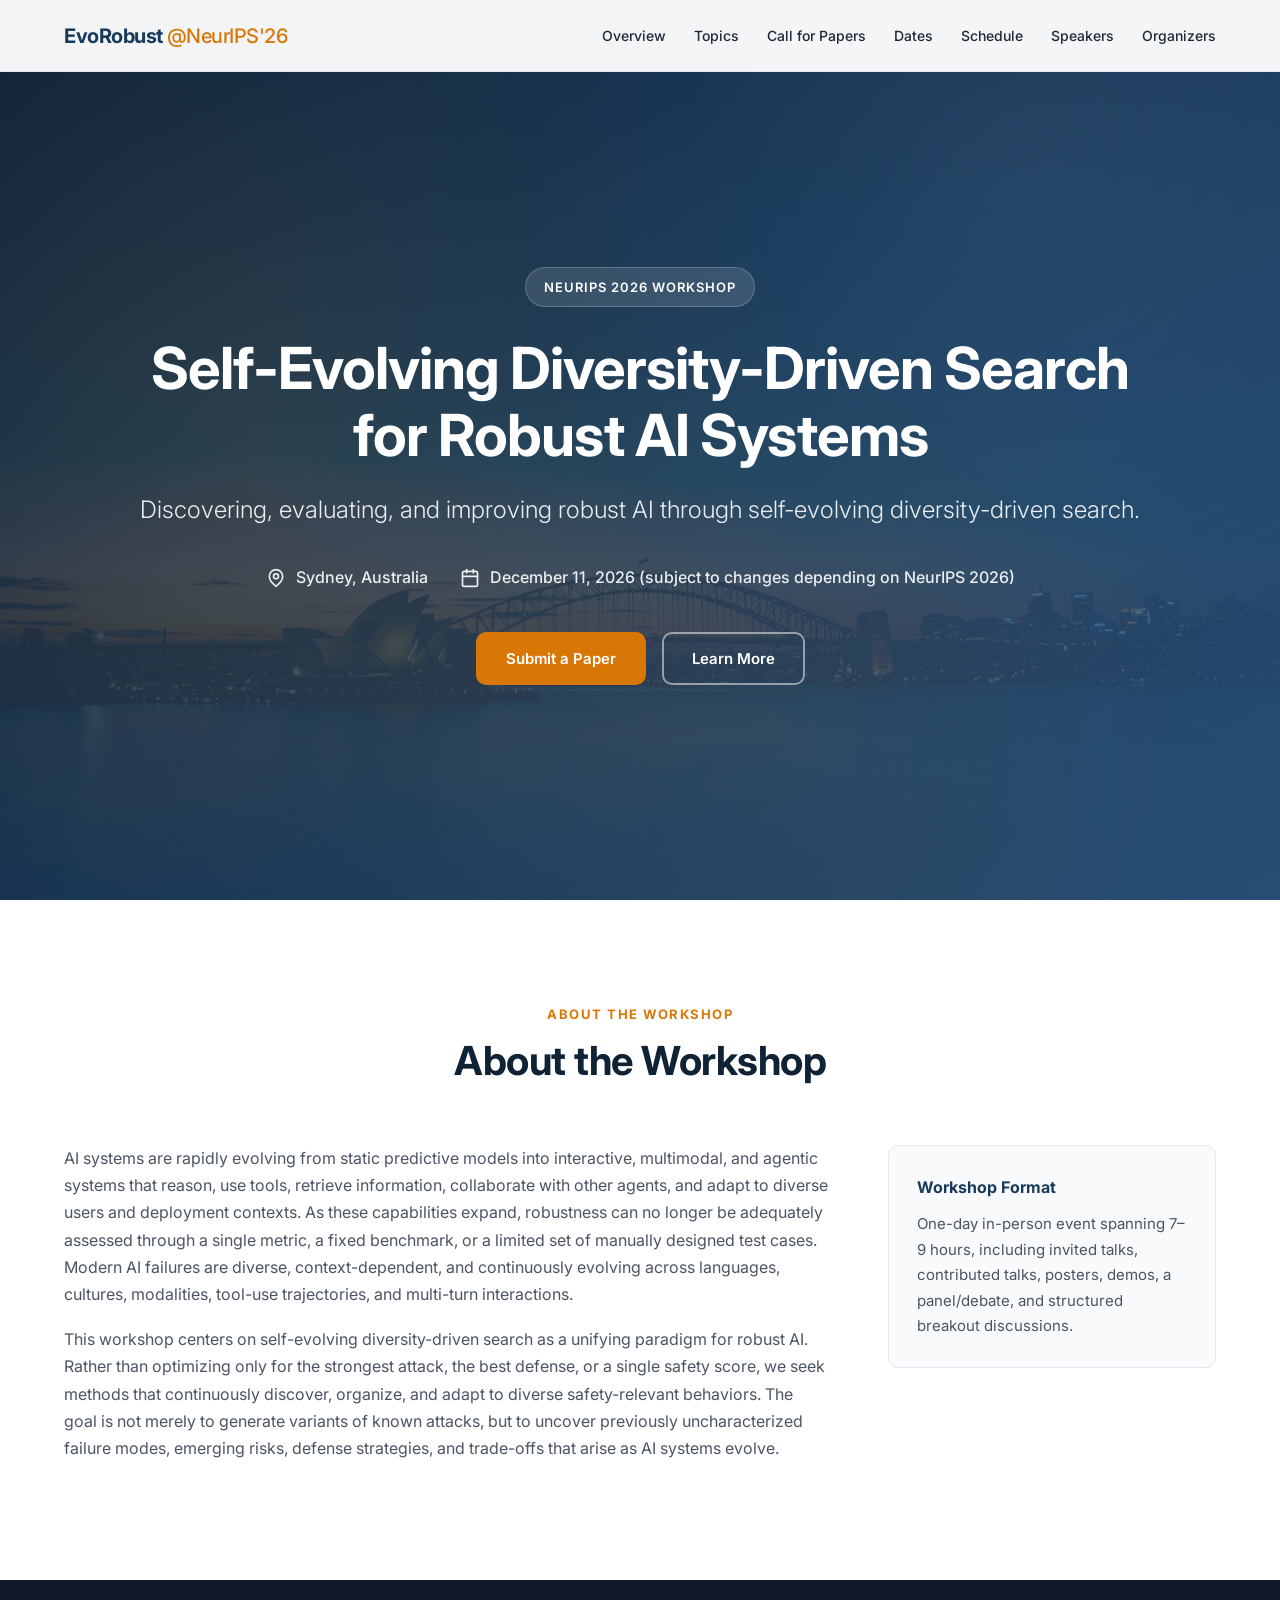
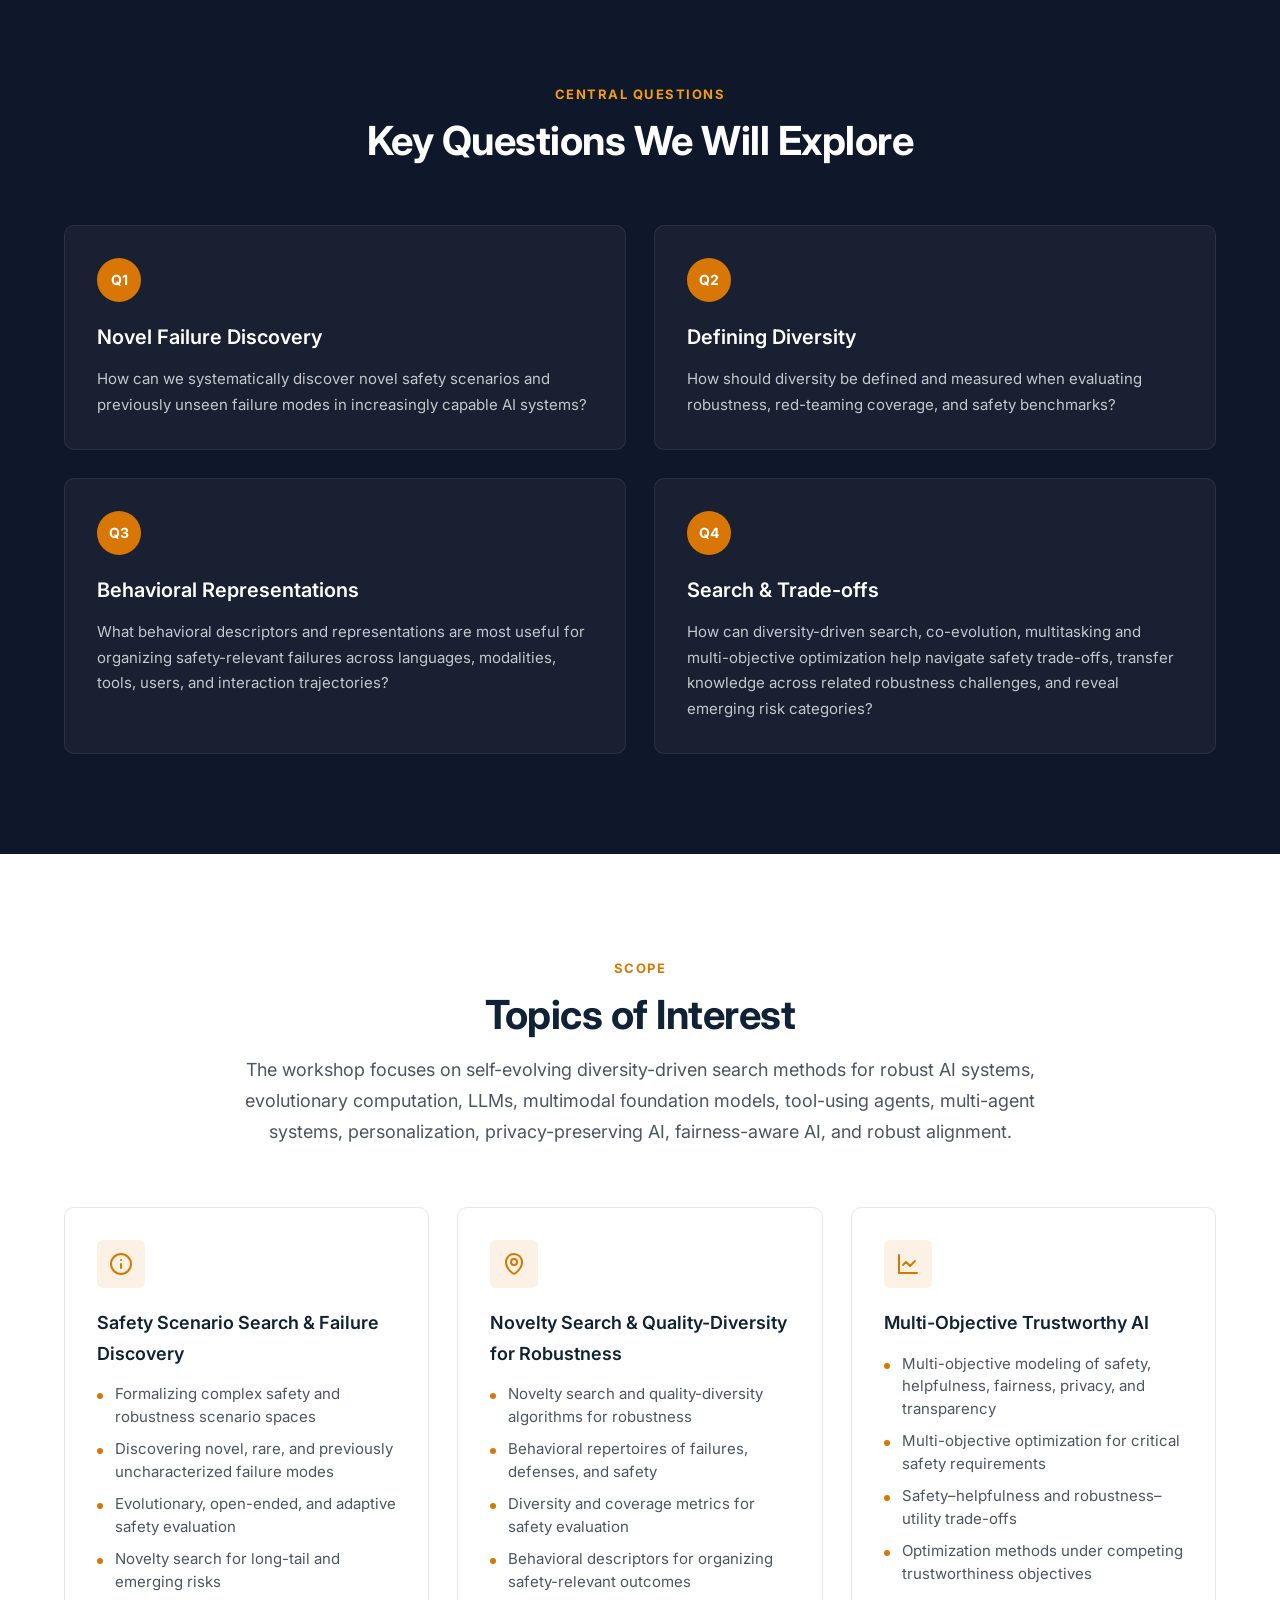
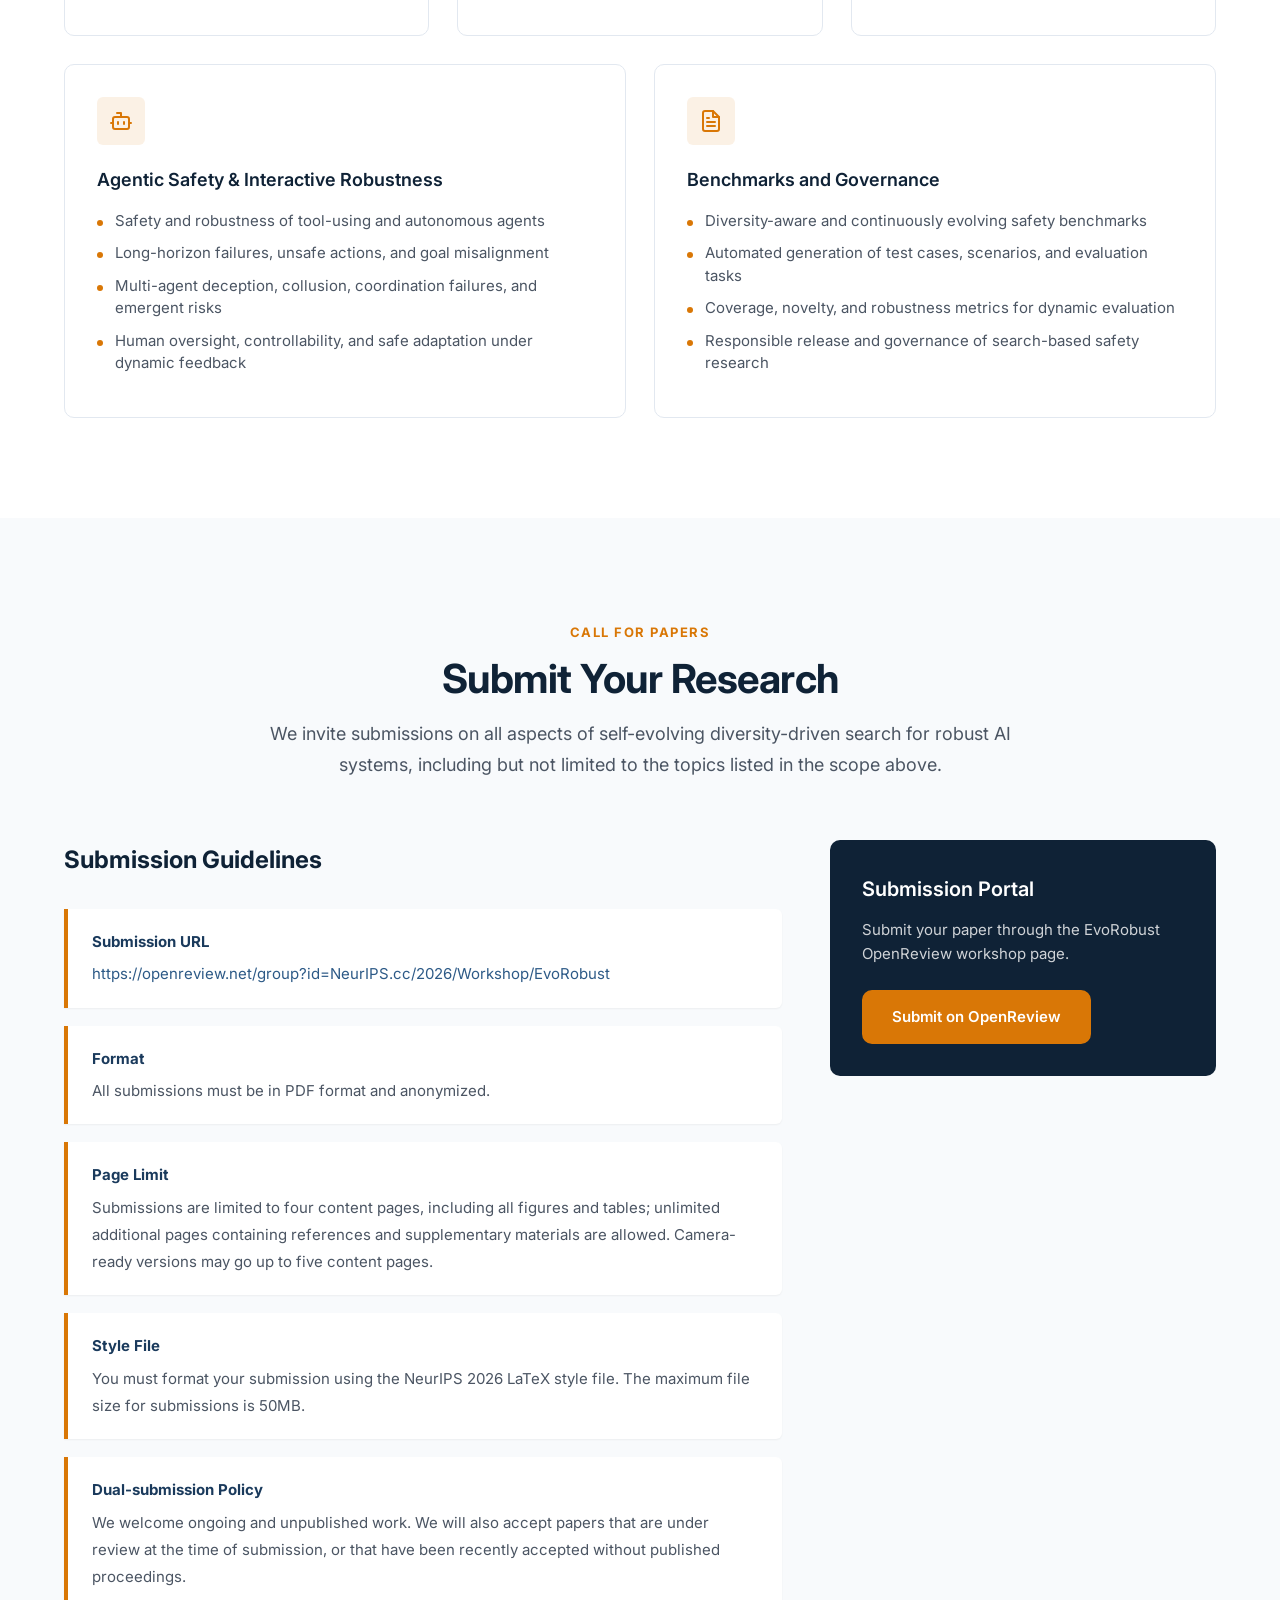
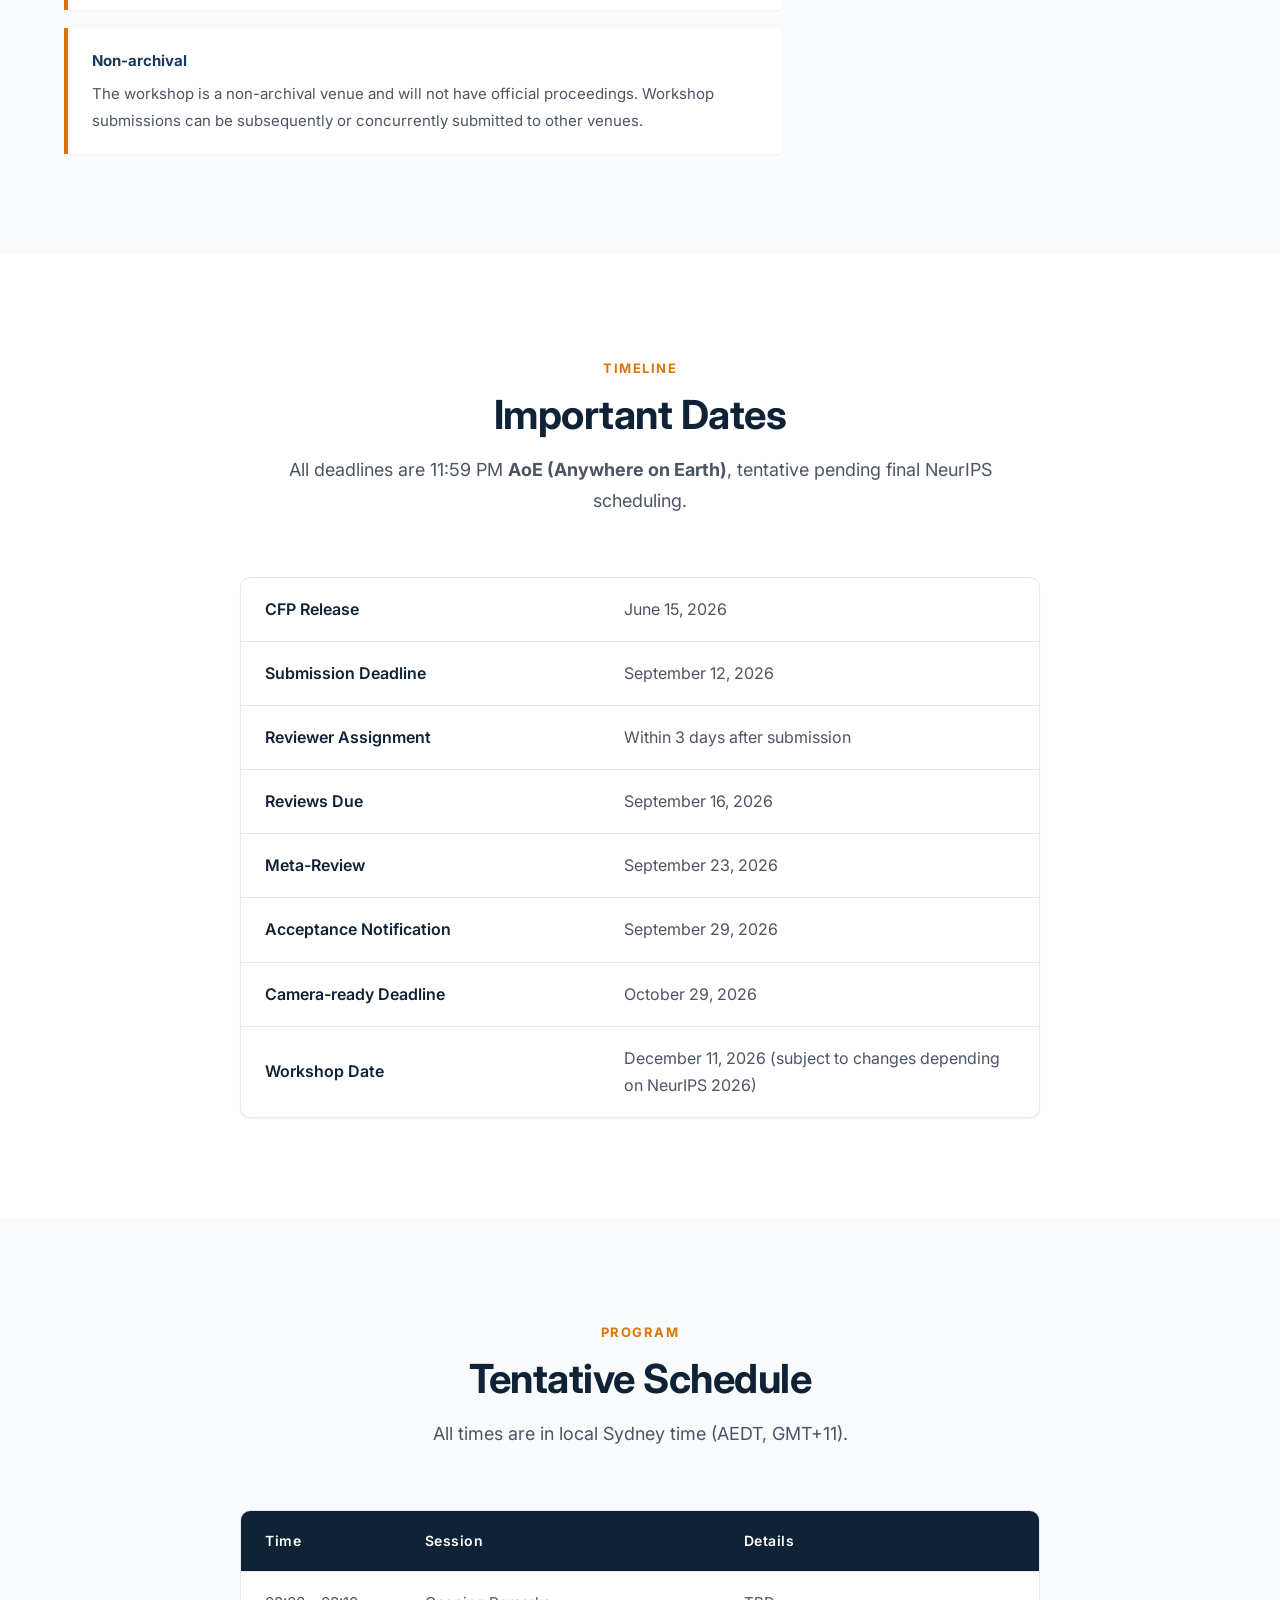
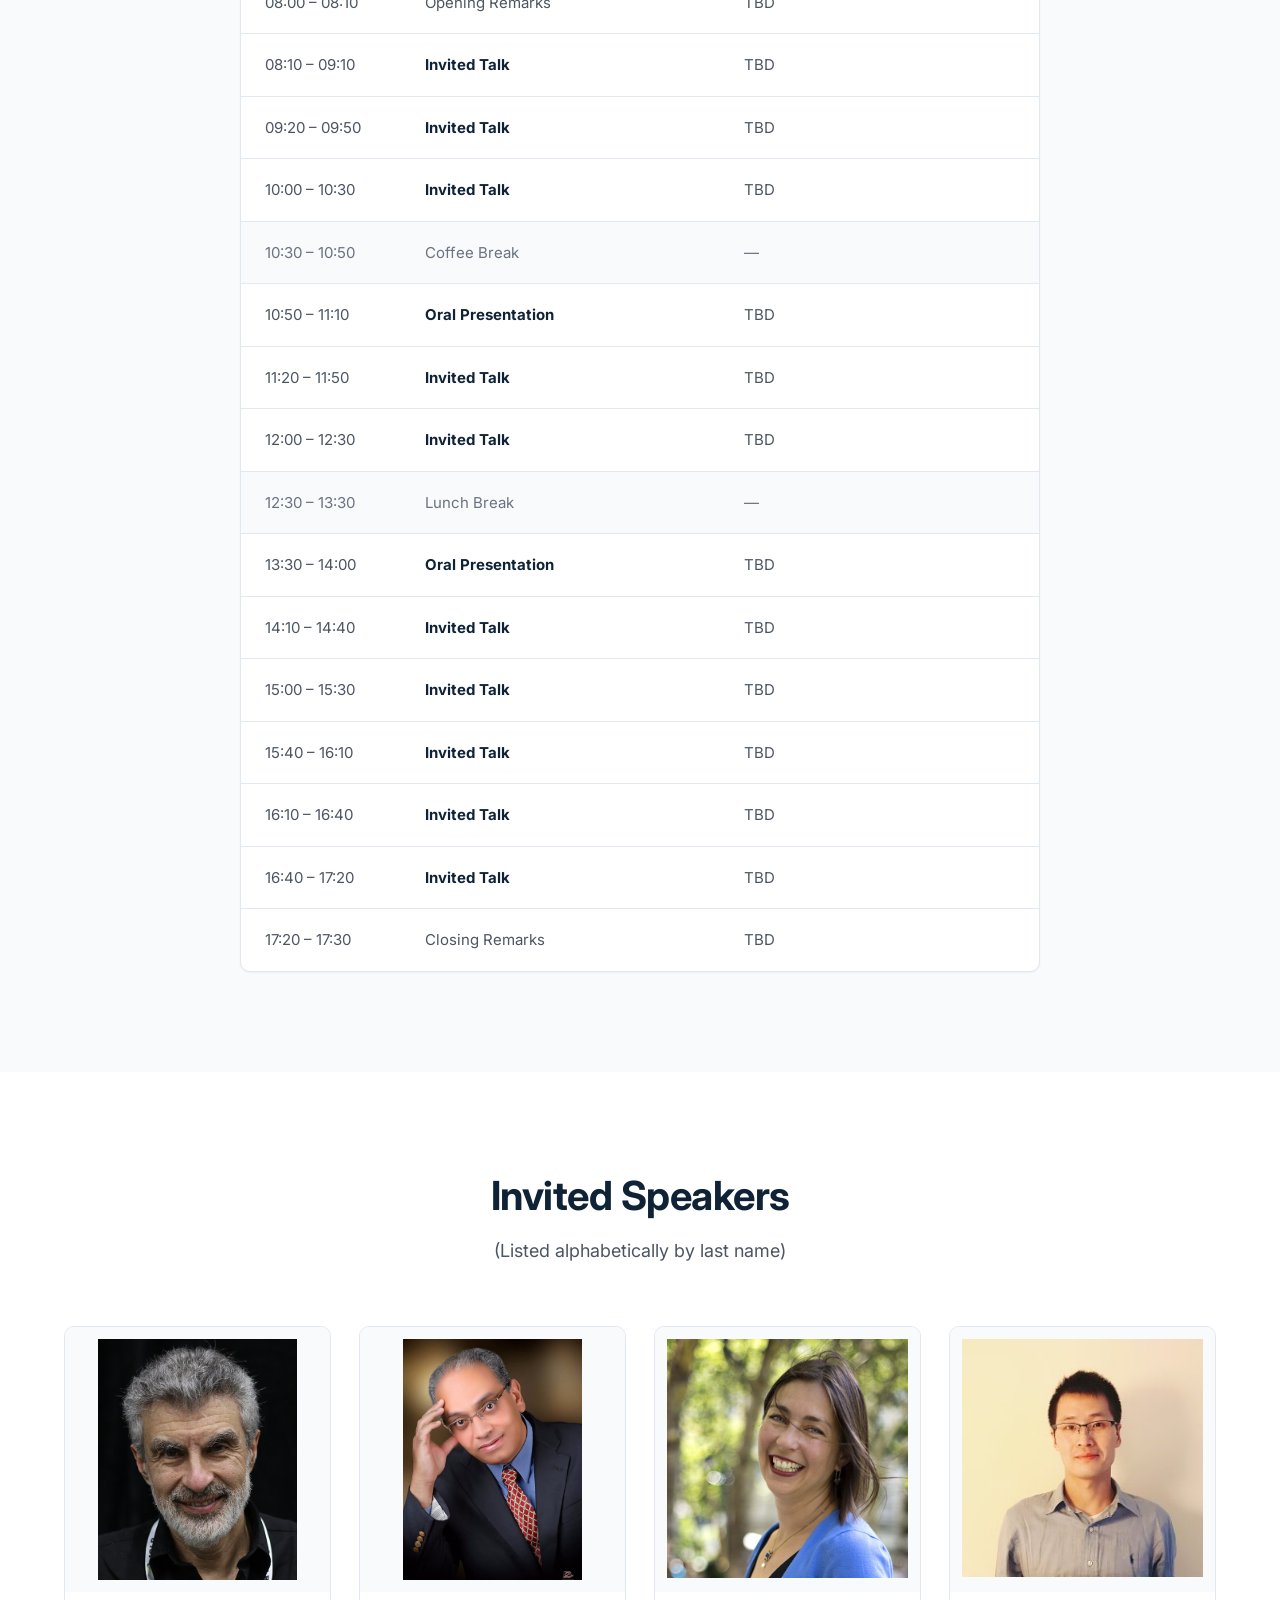
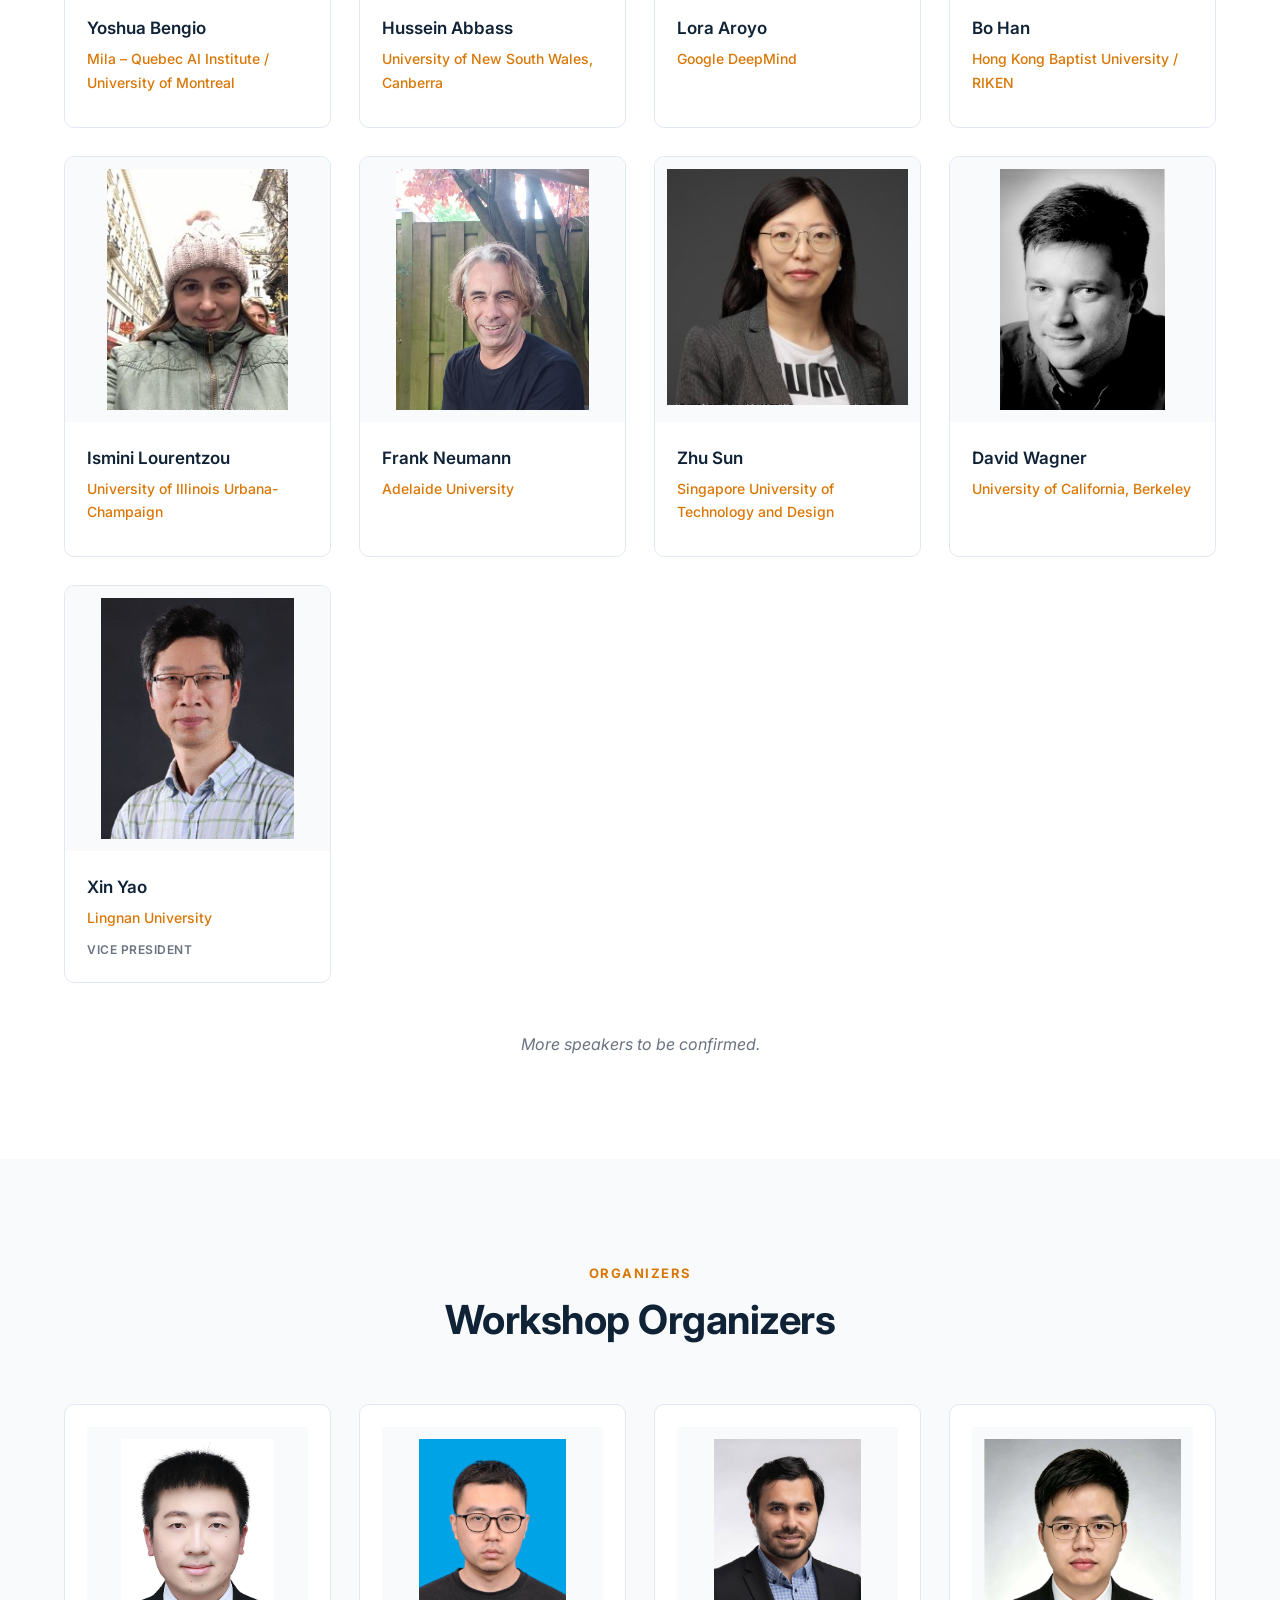
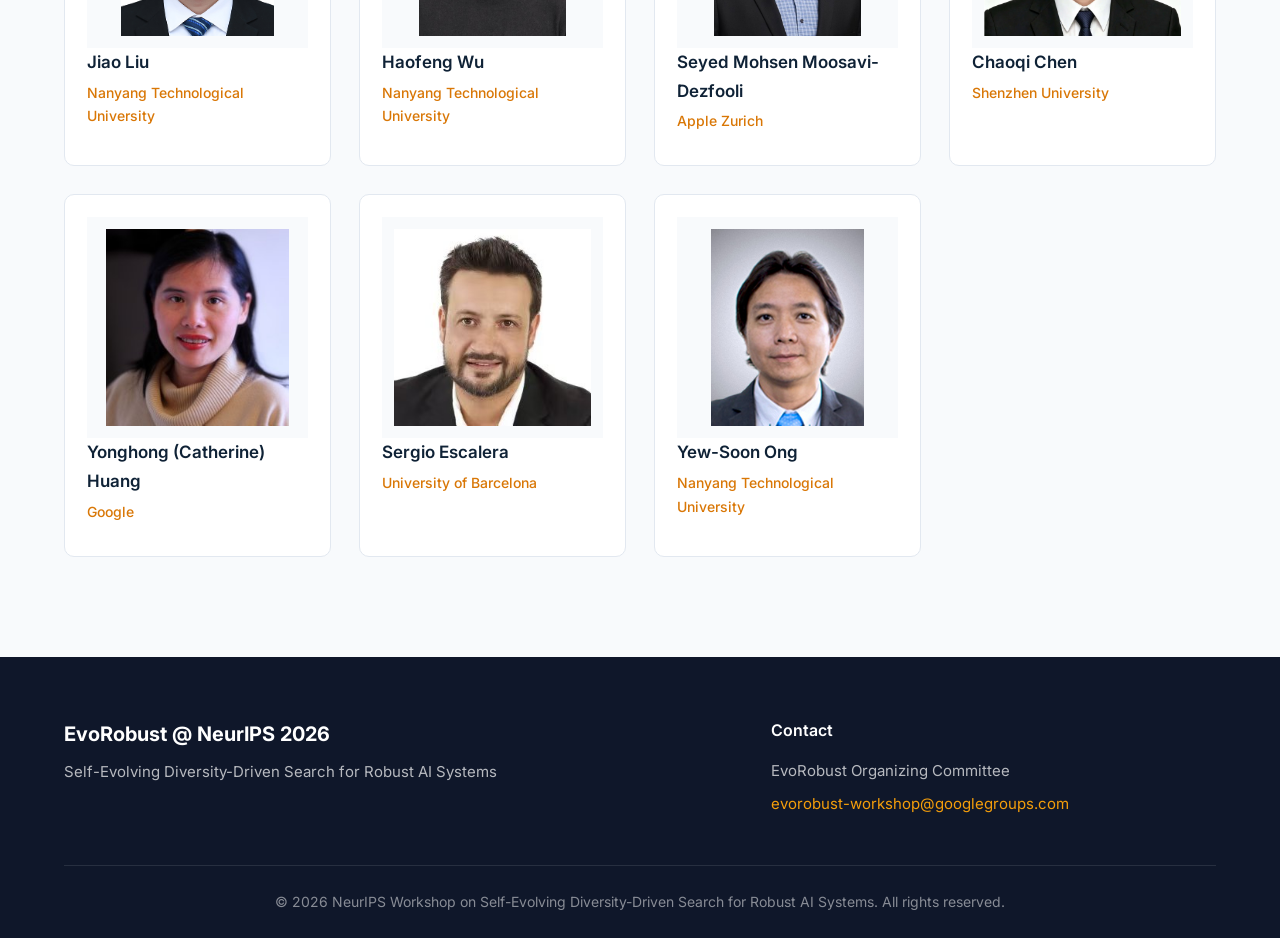
<file: index.html>
<!DOCTYPE html>
<html lang="en">
<head>
    <meta charset="UTF-8">
    <meta name="viewport" content="width=device-width, initial-scale=1.0">
    <title>EvoRobust Workshop @ NeurIPS 2026 | Self-Evolving Diversity-Driven Search for Robust AI Systems</title>
    <meta name="description" content="NeurIPS 2026 Workshop on Self-Evolving Diversity-Driven Search for Robust AI Systems. Discovering, evaluating, and improving robust AI through diversity-driven search.">
    <link rel="stylesheet" href="css/style.css">
    <link rel="preconnect" href="https://fonts.googleapis.com">
    <link rel="preconnect" href="https://fonts.gstatic.com" crossorigin>
    <link href="https://fonts.googleapis.com/css2?family=Inter:wght@300;400;500;600;700&display=swap" rel="stylesheet">
</head>
<body>
    <!-- Navigation -->
    <nav class="navbar" id="navbar">
        <div class="container nav-container">
            <a href="#" class="nav-logo">EvoRobust<span class="nav-logo-year">@NeurIPS'26</span></a>
            <button class="nav-toggle" id="navToggle" aria-label="Toggle navigation">
                <span></span>
                <span></span>
                <span></span>
            </button>
            <ul class="nav-menu" id="navMenu">
                <li><a href="#overview">Overview</a></li>
                <li><a href="#topics">Topics</a></li>
                <li><a href="#papers">Call for Papers</a></li>
                <li><a href="#dates">Dates</a></li>
                <li><a href="#schedule">Schedule</a></li>
                <li><a href="#speakers">Speakers</a></li>
                <li><a href="#organizers">Organizers</a></li>
                <!-- <li><a href="#committee">Program Committee</a></li> -->
            </ul>
        </div>
    </nav>

    <!-- Hero Section -->
    <header class="hero">
        <div class="hero-background"></div>
        <div class="container hero-content">
            <div class="hero-badge">NeurIPS 2026 Workshop</div>
            <h1 class="hero-title">Self-Evolving Diversity-Driven Search for Robust AI Systems</h1>
            <p class="hero-subtitle">Discovering, evaluating, and improving robust AI through self-evolving diversity-driven search.</p>
            <div class="hero-meta">
                <div class="hero-meta-item">
                    <svg xmlns="http://www.w3.org/2000/svg" width="20" height="20" viewBox="0 0 24 24" fill="none" stroke="currentColor" stroke-width="2" stroke-linecap="round" stroke-linejoin="round"><path d="M20 10c0 6-8 12-8 12s-8-6-8-12a8 8 0 0 1 16 0Z"/><circle cx="12" cy="10" r="3"/></svg>
                    <span>Sydney, Australia</span>
                </div>
                <div class="hero-meta-item">
                    <svg xmlns="http://www.w3.org/2000/svg" width="20" height="20" viewBox="0 0 24 24" fill="none" stroke="currentColor" stroke-width="2" stroke-linecap="round" stroke-linejoin="round"><rect width="18" height="18" x="3" y="4" rx="2" ry="2"/><line x1="16" x2="16" y1="2" y2="6"/><line x1="8" x2="8" y1="2" y2="6"/><line x1="3" x2="21" y1="10" y2="10"/></svg>
                    <span>December 11, 2026 (subject to changes depending on NeurIPS 2026)</span>
                </div>
            </div>
            <div class="hero-cta">
                <a href="#papers" class="btn btn-primary">Submit a Paper</a>
                <a href="#overview" class="btn btn-secondary">Learn More</a>
            </div>
        </div>
    </header>


    <!-- Overview Section -->
    <section id="overview" class="section">
        <div class="container">
            <div class="section-header">
                <span class="section-tag">About the Workshop</span>
                <h2 class="section-title">About the Workshop</h2>
            </div>
            <div class="overview-grid">
                <div class="overview-main">
                    <p class="lead">
                        AI systems are rapidly evolving from static predictive models into interactive, multimodal, and agentic systems that reason, use tools, retrieve information, collaborate with other agents, and adapt to diverse users and deployment contexts. As these capabilities expand, robustness can no longer be adequately assessed through a single metric, a fixed benchmark, or a limited set of manually designed test cases. Modern AI failures are diverse, context-dependent, and continuously evolving across languages, cultures, modalities, tool-use trajectories, and multi-turn interactions.
                    </p>
                    <p class="lead">
                        This workshop centers on self-evolving diversity-driven search as a unifying paradigm for robust AI. Rather than optimizing only for the strongest attack, the best defense, or a single safety score, we seek methods that continuously discover, organize, and adapt to diverse safety-relevant behaviors. The goal is not merely to generate variants of known attacks, but to uncover previously uncharacterized failure modes, emerging risks, defense strategies, and trade-offs that arise as AI systems evolve.
                    </p>
                </div>
                <div class="overview-sidebar">
                    <div class="info-card">
                        <h3>Workshop Format</h3>
                        <p>One-day in-person event spanning 7–9 hours, including invited talks, contributed talks, posters, demos, a panel/debate, and structured breakout discussions.</p>
                    </div>
                </div>
            </div>
        </div>
    </section>

    <!-- Key Questions -->
    <section class="section section-dark">
        <div class="container">
            <div class="section-header light">
                <span class="section-tag">Central Questions</span>
                <h2 class="section-title">Key Questions We Will Explore</h2>
            </div>
            <div class="questions-grid">
                <div class="question-card">
                    <div class="question-number">Q1</div>
                    <h3>Novel Failure Discovery</h3>
                    <p>How can we systematically discover novel safety scenarios and previously unseen failure modes in increasingly capable AI systems?</p>
                </div>
                <div class="question-card">
                    <div class="question-number">Q2</div>
                    <h3>Defining Diversity</h3>
                    <p>How should diversity be defined and measured when evaluating robustness, red-teaming coverage, and safety benchmarks?</p>
                </div>
                <div class="question-card">
                    <div class="question-number">Q3</div>
                    <h3>Behavioral Representations</h3>
                    <p>What behavioral descriptors and representations are most useful for organizing safety-relevant failures across languages, modalities, tools, users, and interaction trajectories?</p>
                </div>
                <div class="question-card">
                    <div class="question-number">Q4</div>
                    <h3>Search & Trade-offs</h3>
                    <p>How can diversity-driven search, co-evolution, multitasking and multi-objective optimization help navigate safety trade-offs, transfer knowledge across related robustness challenges, and reveal emerging risk categories?</p>
                </div>
            </div>
        </div>
    </section>

    <!-- Topics Section -->
    <section id="topics" class="section">
        <div class="container">
            <div class="section-header">
                <span class="section-tag">Scope</span>
                <h2 class="section-title">Topics of Interest</h2>
                <p class="section-desc">The workshop focuses on self-evolving diversity-driven search methods for robust AI systems, evolutionary computation, LLMs, multimodal foundation models, tool-using agents, multi-agent systems, personalization, privacy-preserving AI, fairness-aware AI, and robust alignment.</p>
            </div>
            <div class="topics-grid">
                <div class="topic-card">
                    <div class="topic-icon">
                        <svg xmlns="http://www.w3.org/2000/svg" width="24" height="24" viewBox="0 0 24 24" fill="none" stroke="currentColor" stroke-width="2" stroke-linecap="round" stroke-linejoin="round"><circle cx="12" cy="12" r="10"/><path d="M12 16v-4"/><path d="M12 8h.01"/></svg>
                    </div>
                    <h3>Safety Scenario Search & Failure Discovery</h3>
                    <ul>
                        <li>Formalizing complex safety and robustness scenario spaces</li>
                        <li>Discovering novel, rare, and previously uncharacterized failure modes</li>
                        <li>Evolutionary, open-ended, and adaptive safety evaluation</li>
                        <li>Novelty search for long-tail and emerging risks</li>
                    </ul>
                </div>
                <div class="topic-card">
                    <div class="topic-icon">
                        <svg xmlns="http://www.w3.org/2000/svg" width="24" height="24" viewBox="0 0 24 24" fill="none" stroke="currentColor" stroke-width="2" stroke-linecap="round" stroke-linejoin="round"><path d="M12 22s-8-4.5-8-11.8A8 8 0 0 1 12 2a8 8 0 0 1 8 8.2c0 7.3-8 11.8-8 11.8z"/><circle cx="12" cy="10" r="3"/></svg>
                    </div>
                    <h3>Novelty Search & Quality-Diversity for Robustness</h3>
                    <ul>
                        <li>Novelty search and quality-diversity algorithms for robustness</li>
                        <li>Behavioral repertoires of failures, defenses, and safety</li>
                        <li>Diversity and coverage metrics for safety evaluation</li>
                        <li>Behavioral descriptors for organizing safety-relevant outcomes</li>
                    </ul>
                </div>
                <div class="topic-card">
                    <div class="topic-icon">
                        <svg xmlns="http://www.w3.org/2000/svg" width="24" height="24" viewBox="0 0 24 24" fill="none" stroke="currentColor" stroke-width="2" stroke-linecap="round" stroke-linejoin="round"><path d="M3 3v18h18"/><path d="m19 9-5 5-4-4-3 3"/></svg>
                    </div>
                    <h3>Multi-Objective Trustworthy AI</h3>
                    <ul>
                        <li>Multi-objective modeling of safety, helpfulness, fairness, privacy, and transparency</li>
                        <li>Multi-objective optimization for critical safety requirements</li>
                        <li>Safety–helpfulness and robustness–utility trade-offs</li>
                        <li>Optimization methods under competing trustworthiness objectives</li>
                    </ul>
                </div>
                <div class="topic-card">
                    <div class="topic-icon">
                        <svg xmlns="http://www.w3.org/2000/svg" width="24" height="24" viewBox="0 0 24 24" fill="none" stroke="currentColor" stroke-width="2" stroke-linecap="round" stroke-linejoin="round"><path d="M12 8V4H8"/><rect width="16" height="12" x="4" y="8" rx="2"/><path d="M2 14h2"/><path d="M20 14h2"/><path d="M15 13v2"/><path d="M9 13v2"/></svg>
                    </div>
                    <h3>Agentic Safety & Interactive Robustness</h3>
                    <ul>
                        <li>Safety and robustness of tool-using and autonomous agents</li>
                        <li>Long-horizon failures, unsafe actions, and goal misalignment</li>
                        <li>Multi-agent deception, collusion, coordination failures, and emergent risks</li>
                        <li>Human oversight, controllability, and safe adaptation under dynamic feedback</li>
                    </ul>
                </div>
                <div class="topic-card">
                    <div class="topic-icon">
                        <svg xmlns="http://www.w3.org/2000/svg" width="24" height="24" viewBox="0 0 24 24" fill="none" stroke="currentColor" stroke-width="2" stroke-linecap="round" stroke-linejoin="round"><path d="M14 2H6a2 2 0 0 0-2 2v16a2 2 0 0 0 2 2h12a2 2 0 0 0 2-2V8z"/><path d="M14 2v6h6"/><path d="M16 13H8"/><path d="M16 17H8"/><path d="M10 9H8"/></svg>
                    </div>
                    <h3>Benchmarks and Governance</h3>
                    <ul>
                        <li>Diversity-aware and continuously evolving safety benchmarks</li>
                        <li>Automated generation of test cases, scenarios, and evaluation tasks</li>
                        <li>Coverage, novelty, and robustness metrics for dynamic evaluation</li>
                        <li>Responsible release and governance of search-based safety research</li>
                    </ul>
                </div>
            </div>
        </div>
    </section>

    <!-- Call for Papers -->
    <section id="papers" class="section section-muted">
        <div class="container">
            <div class="section-header">
                <span class="section-tag">Call for Papers</span>
                <h2 class="section-title">Submit Your Research</h2>
                <p class="section-desc">We invite submissions on all aspects of self-evolving diversity-driven search for robust AI systems, including but not limited to the topics listed in the scope above.</p>
            </div>
            <div class="cfp-grid">
                <div class="cfp-main">
                    <h3>Submission Guidelines</h3>
                    <div class="guideline-list">
                        <div class="guideline-item">
                            <strong>Submission URL</strong>
                            <span><a href="https://openreview.net/group?id=NeurIPS.cc/2026/Workshop/EvoRobust" target="_blank" rel="noopener noreferrer">https://openreview.net/group?id=NeurIPS.cc/2026/Workshop/EvoRobust</a></span>
                        </div>
                        <div class="guideline-item">
                            <strong>Format</strong>
                            <span>All submissions must be in PDF format and anonymized.</span>
                        </div>
                        <div class="guideline-item">
                            <strong>Page Limit</strong>
                            <span>Submissions are limited to four content pages, including all figures and tables; unlimited additional pages containing references and supplementary materials are allowed. Camera-ready versions may go up to five content pages.</span>
                        </div>
                        <div class="guideline-item">
                            <strong>Style File</strong>
                            <span>You must format your submission using the NeurIPS 2026 LaTeX style file. The maximum file size for submissions is 50MB.</span>
                        </div>
                        <div class="guideline-item">
                            <strong>Dual-submission Policy</strong>
                            <span>We welcome ongoing and unpublished work. We will also accept papers that are under review at the time of submission, or that have been recently accepted without published proceedings.</span>
                        </div>
                        <div class="guideline-item">
                            <strong>Non-archival</strong>
                            <span>The workshop is a non-archival venue and will not have official proceedings. Workshop submissions can be subsequently or concurrently submitted to other venues.</span>
                        </div>
                    </div>
                </div>
                <div class="cfp-sidebar">
                    <div class="submission-card">
                        <h3>Submission Portal</h3>
                        <p>Submit your paper through the EvoRobust OpenReview workshop page.</p>
                        <a href="https://openreview.net/group?id=NeurIPS.cc/2026/Workshop/EvoRobust" class="btn btn-primary" target="_blank" rel="noopener noreferrer">Submit on OpenReview</a>
                    </div>
                </div>
            </div>
        </div>
    </section>

    <!-- Important Dates -->
    <section id="dates" class="section">
        <div class="container">
            <div class="section-header">
                <span class="section-tag">Timeline</span>
                <h2 class="section-title">Important Dates</h2>
                <p class="section-desc">All deadlines are 11:59 PM <strong>AoE (Anywhere on Earth)</strong>, tentative pending final NeurIPS scheduling.</p>
            </div>
            <div class="dates-table-wrapper">
                <table class="dates-table">
                    <tbody>
                        <tr>
                            <td>CFP Release</td>
                            <td>June 15, 2026</td>
                        </tr>
                        <tr>
                            <td>Submission Deadline</td>
                            <td>September 12, 2026</td>
                        </tr>
                        <tr>
                            <td>Reviewer Assignment</td>
                            <td>Within 3 days after submission</td>
                        </tr>
                        <tr>
                            <td>Reviews Due</td>
                            <td>September 16, 2026</td>
                        </tr>
                        <tr>
                            <td>Meta-Review</td>
                            <td>September 23, 2026</td>
                        </tr>
                        <tr>
                            <td>Acceptance Notification</td>
                            <td>September 29, 2026</td>
                        </tr>
                        <tr>
                            <td>Camera-ready Deadline</td>
                            <td>October 29, 2026</td>
                        </tr>
                        <tr>
                            <td>Workshop Date</td>
                            <td>December 11, 2026 (subject to changes depending on NeurIPS 2026)</td>
                        </tr>
                    </tbody>
                </table>
            </div>
        </div>
    </section>

    <!-- Schedule -->
    <section id="schedule" class="section section-muted">
        <div class="container">
            <div class="section-header">
                <span class="section-tag">Program</span>
                <h2 class="section-title">Tentative Schedule</h2>
                <p class="section-desc">All times are in local Sydney time (AEDT, GMT+11).</p>
            </div>
            <div class="schedule-table-wrapper">
                <table class="schedule-table">
                    <thead>
                        <tr>
                            <th style="width: 20%;">Time</th>
                            <th style="width: 40%;">Session</th>
                            <th style="width: 40%;">Details</th>
                        </tr>
                    </thead>
                    <tbody>
                        <tr>
                            <td>08:00 – 08:10</td>
                            <td>Opening Remarks</td>
                            <td>TBD</td>
                        </tr>
                        <tr>
                            <td>08:10 – 09:10</td>
                            <td><strong>Invited Talk</strong></td>
                            <td>TBD</td>
                        </tr>
                        <tr>
                            <td>09:20 – 09:50</td>
                            <td><strong>Invited Talk</strong></td>
                            <td>TBD</td>
                        </tr>
                        <tr>
                            <td>10:00 – 10:30</td>
                            <td><strong>Invited Talk</strong></td>
                            <td>TBD</td>
                        </tr>
                        <tr class="break-row">
                            <td>10:30 – 10:50</td>
                            <td>Coffee Break</td>
                            <td>—</td>
                        </tr>
                        <tr>
                            <td>10:50 – 11:10</td>
                            <td><strong>Oral Presentation</strong></td>
                            <td>TBD</td>
                        </tr>
                        <tr>
                            <td>11:20 – 11:50</td>
                            <td><strong>Invited Talk</strong></td>
                            <td>TBD</td>
                        </tr>
                        <tr>
                            <td>12:00 – 12:30</td>
                            <td><strong>Invited Talk</strong></td>
                            <td>TBD</td>
                        </tr>
                        <tr class="break-row">
                            <td>12:30 – 13:30</td>
                            <td>Lunch Break</td>
                            <td>—</td>
                        </tr>
                        <tr>
                            <td>13:30 – 14:00</td>
                            <td><strong>Oral Presentation</strong></td>
                            <td>TBD</td>
                        </tr>
                        <tr>
                            <td>14:10 – 14:40</td>
                            <td><strong>Invited Talk</strong></td>
                            <td>TBD</td>
                        </tr>
                        <tr>
                            <td>15:00 – 15:30</td>
                            <td><strong>Invited Talk</strong></td>
                            <td>TBD</td>
                        </tr>
                        <tr>
                            <td>15:40 – 16:10</td>
                            <td><strong>Invited Talk</strong></td>
                            <td>TBD</td>
                        </tr>
                        <tr>
                            <td>16:10 – 16:40</td>
                            <td><strong>Invited Talk</strong></td>
                            <td>TBD</td>
                        </tr>
                        <tr>
                            <td>16:40 – 17:20</td>
                            <td><strong>Invited Talk</strong></td>
                            <td>TBD</td>
                        </tr>
                        <tr>
                            <td>17:20 – 17:30</td>
                            <td>Closing Remarks</td>
                            <td>TBD</td>
                        </tr>
                    </tbody>
                </table>
            </div>
        </div>
    </section>

    <!-- Invited Speakers -->
    <section id="speakers" class="section">
        <div class="container">
            <div class="section-header">
                <h2 class="section-title">Invited Speakers</h2>
                <p class="section-desc">(Listed alphabetically by last name)</p>
            </div>
            <div class="speakers-grid">
                <div class="speaker-card">
                    <a href="https://scholar.google.com/citations?user=kukA0LcAAAAJ&hl=en" target="_blank" rel="noopener noreferrer"><img src="images/speakers/yoshua-bengio.jpg" alt="Yoshua Bengio" class="speaker-image"></a>
                    <div class="speaker-info">
                        <h3><a href="https://scholar.google.com/citations?user=kukA0LcAAAAJ&hl=en" target="_blank" rel="noopener noreferrer">Yoshua Bengio</a></h3>
                        <p class="speaker-affiliation">Mila – Quebec AI Institute / University of Montreal</p>
                    </div>
                </div>
                <div class="speaker-card">
                    <a href="https://scholar.google.com/citations?user=bzmH088AAAAJ&hl=en" target="_blank" rel="noopener noreferrer"><img src="images/speakers/hussein-abbass.png" alt="Hussein Abbass" class="speaker-image"></a>
                    <div class="speaker-info">
                        <h3><a href="https://scholar.google.com/citations?user=bzmH088AAAAJ&hl=en" target="_blank" rel="noopener noreferrer">Hussein Abbass</a></h3>
                        <p class="speaker-affiliation">University of New South Wales, Canberra</p>
                    </div>
                </div>
                <div class="speaker-card">
                    <a href="https://scholar.google.com/citations?user=FXGgl5IAAAAJ&hl=en" target="_blank" rel="noopener noreferrer"><img src="images/speakers/lora-aroyo.png" alt="Lora Aroyo" class="speaker-image"></a>
                    <div class="speaker-info">
                        <h3><a href="https://scholar.google.com/citations?user=FXGgl5IAAAAJ&hl=en" target="_blank" rel="noopener noreferrer">Lora Aroyo</a></h3>
                        <p class="speaker-affiliation">Google DeepMind</p>
                    </div>
                </div>
                <div class="speaker-card">
                    <a href="https://bhanml.github.io/" target="_blank" rel="noopener noreferrer"><img src="images/speakers/bo-han.jpg" alt="Bo Han" class="speaker-image"></a>
                    <div class="speaker-info">
                        <h3><a href="https://bhanml.github.io/" target="_blank" rel="noopener noreferrer">Bo Han</a></h3>
                        <p class="speaker-affiliation">Hong Kong Baptist University / RIKEN</p>
                    </div>
                </div>
                <div class="speaker-card">
                    <a href="https://scholar.google.com/citations?user=CjxQvikAAAAJ&hl=en" target="_blank" rel="noopener noreferrer"><img src="images/speakers/ismini-lourentzou.jpg" alt="Ismini Lourentzou" class="speaker-image"></a>
                    <div class="speaker-info">
                        <h3><a href="https://scholar.google.com/citations?user=CjxQvikAAAAJ&hl=en" target="_blank" rel="noopener noreferrer">Ismini Lourentzou</a></h3>
                        <p class="speaker-affiliation">University of Illinois Urbana-Champaign</p>
                    </div>
                </div>
                <div class="speaker-card">
                    <a href="https://scholar.google.com/citations?user=Z5iNnqIAAAAJ&hl=zh-CN" target="_blank" rel="noopener noreferrer"><img src="images/speakers/frank-neumann.jpg" alt="Frank Neumann" class="speaker-image"></a>
                    <div class="speaker-info">
                        <h3><a href="https://scholar.google.com/citations?user=Z5iNnqIAAAAJ&hl=zh-CN" target="_blank" rel="noopener noreferrer">Frank Neumann</a></h3>
                        <p class="speaker-affiliation">Adelaide University</p>
                    </div>
                </div>
                <div class="speaker-card">
                    <a href="https://scholar.google.com/citations?user=kJy0fd8AAAAJ&hl=zh-CN" target="_blank" rel="noopener noreferrer"><img src="images/speakers/sun_zhu.jpg" alt="Zhu Sun" class="speaker-image"></a>
                    <div class="speaker-info">
                        <h3><a href="https://scholar.google.com/citations?user=kJy0fd8AAAAJ&hl=zh-CN" target="_blank" rel="noopener noreferrer">Zhu Sun</a></h3>
                        <p class="speaker-affiliation">Singapore University of Technology and Design</p>
                    </div>
                </div>
                <div class="speaker-card">
                    <a href="https://www2.eecs.berkeley.edu/Faculty/Homepages/wagner.html" target="_blank" rel="noopener noreferrer"><img src="images/speakers/D.Wagner.gif" alt="David Wagner" class="speaker-image"></a>
                    <div class="speaker-info">
                        <h3><a href="https://www2.eecs.berkeley.edu/Faculty/Homepages/wagner.html" target="_blank" rel="noopener noreferrer">David Wagner</a></h3>
                        <p class="speaker-affiliation">University of California, Berkeley</p>
                    </div>
                </div>
                <div class="speaker-card">
                    <a href="https://scholar.google.com/citations?user=UUtYPl4AAAAJ&hl=zh-CN" target="_blank" rel="noopener noreferrer"><img src="images/speakers/xin-yao.gif" alt="Xin Yao" class="speaker-image"></a>
                    <div class="speaker-info">
                        <h3><a href="https://scholar.google.com/citations?user=UUtYPl4AAAAJ&hl=zh-CN" target="_blank" rel="noopener noreferrer">Xin Yao</a></h3>
                        <p class="speaker-affiliation">Lingnan University</p>
                        <p class="speaker-role">Vice President</p>
                    </div>
                </div>
            </div>
            <p class="speakers-more">More speakers to be confirmed.</p>
        </div>
    </section>

    <!-- Organizers -->
    <section id="organizers" class="section section-muted">
        <div class="container">
            <div class="section-header">
                <span class="section-tag">Organizers</span>
                <h2 class="section-title">Workshop Organizers</h2>
            </div>
            <div class="organizers-grid">
                <div class="organizer-card">
                    <img src="images/organizers/jiao-liu.jpg" alt="Jiao Liu" class="organizer-image">
                    <h3>Jiao Liu</h3>
                    <p class="organizer-affiliation">Nanyang Technological University</p>
                </div>
                <div class="organizer-card">
                    <img src="images/organizers/haofeng-wu.jpg" alt="Haofeng Wu" class="organizer-image">
                    <h3>Haofeng Wu</h3>
                    <p class="organizer-affiliation">Nanyang Technological University</p>
                </div>
                <div class="organizer-card">
                    <img src="images/organizers/seyed-moosavi-dezfooli.jpg" alt="Seyed Mohsen Moosavi-Dezfooli" class="organizer-image">
                    <h3>Seyed Mohsen Moosavi-Dezfooli</h3>
                    <p class="organizer-affiliation">Apple Zurich</p>
                </div>
                <div class="organizer-card">
                    <img src="images/organizers/chaoqi-chen.png" alt="Chaoqi Chen" class="organizer-image">
                    <h3>Chaoqi Chen</h3>
                    <p class="organizer-affiliation">Shenzhen University</p>
                </div>
                <div class="organizer-card">
                    <img src="images/organizers/yonghong-huang.jpg" alt="Yonghong Huang" class="organizer-image">
                    <h3>Yonghong (Catherine) Huang</h3>
                    <p class="organizer-affiliation">Google</p>
                </div>
                <div class="organizer-card">
                    <img src="images/organizers/sergio-escalera.jpg" alt="Sergio Escalera" class="organizer-image">
                    <h3>Sergio Escalera</h3>
                    <p class="organizer-affiliation">University of Barcelona</p>
                </div>
                <div class="organizer-card">
                    <img src="images/organizers/yew-soon-ong.jpg" alt="Yew-Soon Ong" class="organizer-image">
                    <h3>Yew-Soon Ong</h3>
                    <p class="organizer-affiliation">Nanyang Technological University</p>
                </div>
            </div>
        </div>
    </section>

    <!-- Program Committee (hidden temporarily)
    <section id="committee" class="section">
        <div class="container">
            <div class="section-header">
                <span class="section-tag">Program Committee</span>
                <h2 class="section-title">Reviewers</h2>
                <p class="section-desc">Based on 60–80 expected submissions, we will expand the PC beyond the preliminary members listed below to ensure three reviews per submission and at most three papers per reviewer.</p>
            </div>
            <div class="committee-grid">
                <div class="committee-member">
                    <strong>Anna V. Kononova</strong>
                    <span>Leiden University</span>
                </div>
                <div class="committee-member">
                    <strong>Shuaiqun Pan</strong>
                    <span>Leiden University</span>
                </div>
                <div class="committee-member">
                    <strong>Zhao Wei</strong>
                    <span>A*STAR, Singapore</span>
                </div>
                <div class="committee-member">
                    <strong>Caishun Chen</strong>
                    <span>A*STAR, Singapore</span>
                </div>
                <div class="committee-member">
                    <strong>Yifan Yang</strong>
                    <span>Nanyang Technological University</span>
                </div>
                <div class="committee-member">
                    <strong>Tong Guo</strong>
                    <span>Nanyang Technological University</span>
                </div>
                <div class="committee-member">
                    <strong>Z. Jane Wang</strong>
                    <span>University of British Columbia</span>
                </div>
                <div class="committee-member">
                    <strong>Martin J. McKeown</strong>
                    <span>University of British Columbia</span>
                </div>
                <div class="committee-member">
                    <strong>Mehrtash Harandi</strong>
                    <span>Monash University</span>
                </div>
                <div class="committee-member">
                    <strong>Fatih Porikli</strong>
                    <span>Monash University</span>
                </div>
            </div>
        </div>
    </section>
    -->

    <!-- Contact / Footer -->
    <footer class="footer">
        <div class="container">
            <div class="footer-content">
                <div class="footer-brand">
                    <h3>EvoRobust @ NeurIPS 2026</h3>
                    <p>Self-Evolving Diversity-Driven Search for Robust AI Systems</p>
                </div>
                <div class="footer-contact">
                    <h4>Contact</h4>
                    <p>EvoRobust Organizing Committee</p>
                    <p><a href="mailto:evorobust-workshop@googlegroups.com">evorobust-workshop@googlegroups.com</a></p>
                </div>
            </div>
            <div class="footer-bottom">
                <p>&copy; 2026 NeurIPS Workshop on Self-Evolving Diversity-Driven Search for Robust AI Systems. All rights reserved.</p>
            </div>
        </div>
    </footer>

    <script src="js/main.js"></script>
</body>
</html>
</file>
<file: css/style.css>
/* ================================
   EvoRobust @ NeurIPS 2026 Workshop
   Stylesheet
   ================================ */

:root {
    --color-primary: #1a3a5c;
    --color-primary-dark: #0f2236;
    --color-primary-light: #2d5a87;
    --color-accent: #d97706;
    --color-accent-light: #f59e0b;
    --color-text: #1f2937;
    --color-text-light: #4b5563;
    --color-text-muted: #6b7280;
    --color-bg: #ffffff;
    --color-bg-muted: #f8fafc;
    --color-bg-dark: #0f172a;
    --color-border: #e2e8f0;
    --shadow-sm: 0 1px 2px 0 rgba(0, 0, 0, 0.05);
    --shadow-md: 0 4px 6px -1px rgba(0, 0, 0, 0.1), 0 2px 4px -1px rgba(0, 0, 0, 0.06);
    --shadow-lg: 0 10px 15px -3px rgba(0, 0, 0, 0.1), 0 4px 6px -2px rgba(0, 0, 0, 0.05);
    --radius-sm: 6px;
    --radius-md: 10px;
    --radius-lg: 16px;
    --container-max: 1200px;
    --header-height: 72px;
}

* {
    margin: 0;
    padding: 0;
    box-sizing: border-box;
}

html {
    scroll-behavior: smooth;
}

body {
    font-family: 'Inter', -apple-system, BlinkMacSystemFont, 'Segoe UI', Roboto, sans-serif;
    font-size: 16px;
    line-height: 1.7;
    color: var(--color-text);
    background-color: var(--color-bg);
}

a {
    color: var(--color-primary-light);
    text-decoration: none;
    transition: color 0.2s ease;
}

a:hover {
    color: var(--color-accent);
}

img {
    max-width: 100%;
    height: auto;
}

.container {
    width: 100%;
    max-width: var(--container-max);
    margin: 0 auto;
    padding: 0 24px;
}

/* ================================
   Buttons
   ================================ */

.btn {
    display: inline-flex;
    align-items: center;
    justify-content: center;
    padding: 12px 28px;
    border-radius: var(--radius-md);
    font-weight: 600;
    font-size: 15px;
    transition: all 0.25s ease;
    cursor: pointer;
    border: 2px solid transparent;
}

.btn-primary {
    background-color: var(--color-accent);
    color: #ffffff;
    border-color: var(--color-accent);
}

.btn-primary:hover {
    background-color: var(--color-accent-light);
    border-color: var(--color-accent-light);
    color: #ffffff;
}

.btn-primary.disabled {
    opacity: 0.6;
    cursor: not-allowed;
    pointer-events: none;
}

.btn-secondary {
    background-color: transparent;
    color: #ffffff;
    border-color: rgba(255, 255, 255, 0.5);
}

.btn-secondary:hover {
    background-color: rgba(255, 255, 255, 0.1);
    border-color: #ffffff;
    color: #ffffff;
}

/* ================================
   Navigation
   ================================ */

.navbar {
    position: fixed;
    top: 0;
    left: 0;
    right: 0;
    height: var(--header-height);
    background-color: rgba(255, 255, 255, 0.95);
    backdrop-filter: blur(12px);
    border-bottom: 1px solid var(--color-border);
    z-index: 1000;
    transition: box-shadow 0.3s ease;
}

.navbar.scrolled {
    box-shadow: var(--shadow-sm);
}

.nav-container {
    display: flex;
    align-items: center;
    justify-content: space-between;
    height: 100%;
}

.nav-logo {
    font-size: 20px;
    font-weight: 700;
    color: var(--color-primary);
    letter-spacing: -0.5px;
}

.nav-logo-year {
    font-weight: 500;
    color: var(--color-accent);
    margin-left: 4px;
}

.nav-menu {
    display: flex;
    list-style: none;
    gap: 28px;
}

.nav-menu a {
    color: var(--color-text);
    font-weight: 500;
    font-size: 14px;
    padding: 6px 0;
    position: relative;
}

.nav-menu a::after {
    content: '';
    position: absolute;
    bottom: 0;
    left: 0;
    width: 0;
    height: 2px;
    background-color: var(--color-accent);
    transition: width 0.25s ease;
}

.nav-menu a:hover {
    color: var(--color-primary);
}

.nav-menu a:hover::after {
    width: 100%;
}

.nav-toggle {
    display: none;
    flex-direction: column;
    gap: 5px;
    background: none;
    border: none;
    cursor: pointer;
    padding: 8px;
}

.nav-toggle span {
    display: block;
    width: 24px;
    height: 2px;
    background-color: var(--color-primary);
    transition: all 0.3s ease;
}

/* ================================
   Hero Section
   ================================ */

.hero {
    position: relative;
    min-height: 100vh;
    display: flex;
    align-items: center;
    justify-content: center;
    text-align: center;
    padding: calc(var(--header-height) + 60px) 24px 80px;
    background:
        linear-gradient(135deg, rgba(15, 34, 54, 0.92) 0%, rgba(26, 58, 92, 0.88) 50%, rgba(45, 90, 135, 0.85) 100%),
        url('../images/sydney-hero.jpg') center/cover no-repeat;
    color: #ffffff;
    overflow: hidden;
}

.hero-background {
    position: absolute;
    inset: 0;
    background-image:
        radial-gradient(circle at 20% 50%, rgba(217, 119, 6, 0.12) 0%, transparent 50%),
        radial-gradient(circle at 80% 20%, rgba(255, 255, 255, 0.06) 0%, transparent 40%),
        radial-gradient(circle at 60% 80%, rgba(217, 119, 6, 0.08) 0%, transparent 45%);
    pointer-events: none;
}

.hero-content {
    position: relative;
    z-index: 1;
    max-width: 1100px;
}

.hero-badge {
    display: inline-block;
    padding: 8px 18px;
    background-color: rgba(255, 255, 255, 0.12);
    border: 1px solid rgba(255, 255, 255, 0.2);
    border-radius: 50px;
    font-size: 13px;
    font-weight: 600;
    letter-spacing: 1px;
    text-transform: uppercase;
    margin-bottom: 28px;
}

.hero-title {
    font-size: clamp(34px, 5.5vw, 58px);
    font-weight: 700;
    line-height: 1.15;
    letter-spacing: -1px;
    margin-bottom: 24px;
}

.hero-subtitle {
    font-size: clamp(18px, 2.5vw, 24px);
    font-weight: 300;
    line-height: 1.5;
    color: rgba(255, 255, 255, 0.9);
    margin-bottom: 36px;
}

.hero-meta {
    display: flex;
    justify-content: center;
    gap: 32px;
    margin-bottom: 40px;
    flex-wrap: wrap;
}

.hero-meta-item {
    display: flex;
    align-items: center;
    gap: 10px;
    font-size: 16px;
    font-weight: 500;
    color: rgba(255, 255, 255, 0.9);
}

.hero-cta {
    display: flex;
    justify-content: center;
    gap: 16px;
    flex-wrap: wrap;
}

/* ================================
   Section Common Styles
   ================================ */

.section {
    padding: 100px 0;
}

.section-muted {
    background-color: var(--color-bg-muted);
}

.section-dark {
    background-color: var(--color-bg-dark);
    color: #ffffff;
}

.section-header {
    text-align: center;
    max-width: 800px;
    margin: 0 auto 60px;
}

.section-header.light {
    color: #ffffff;
}

.section-tag {
    display: inline-block;
    color: var(--color-accent);
    font-size: 13px;
    font-weight: 700;
    letter-spacing: 1.5px;
    text-transform: uppercase;
    margin-bottom: 12px;
}

.section-header.light .section-tag {
    color: var(--color-accent-light);
}

.section-title {
    font-size: clamp(28px, 4vw, 40px);
    font-weight: 700;
    line-height: 1.2;
    letter-spacing: -0.5px;
    margin-bottom: 16px;
    color: var(--color-primary-dark);
}

.section-header.light .section-title {
    color: #ffffff;
}

.section-desc {
    font-size: 18px;
    color: var(--color-text-light);
    line-height: 1.7;
}

.section-header.light .section-desc {
    color: rgba(255, 255, 255, 0.75);
}

.lead {
    font-size: 16px;
    line-height: 1.7;
    color: var(--color-text);
    margin-bottom: 24px;
}

/* ================================
   Overview Section
   ================================ */

.overview-grid {
    display: grid;
    grid-template-columns: 1.4fr 0.6fr;
    gap: 60px;
    align-items: start;
}

.overview-main p {
    margin-bottom: 18px;
    color: var(--color-text-light);
}

.overview-main strong {
    color: var(--color-primary-dark);
}

.overview-sidebar {
    display: flex;
    flex-direction: column;
    gap: 24px;
}

.info-card {
    background-color: var(--color-bg-muted);
    border: 1px solid var(--color-border);
    border-radius: var(--radius-md);
    padding: 28px;
}

.info-card h3 {
    font-size: 16px;
    font-weight: 700;
    color: var(--color-primary);
    margin-bottom: 10px;
}

.info-card p {
    color: var(--color-text-light);
    font-size: 15px;
}

.info-highlight {
    font-size: 36px !important;
    font-weight: 700;
    color: var(--color-accent) !important;
    margin-bottom: 4px !important;
}

/* ================================
   Questions Section
   ================================ */

.questions-grid {
    display: grid;
    grid-template-columns: repeat(2, 1fr);
    gap: 28px;
}

.question-card {
    background-color: rgba(255, 255, 255, 0.04);
    border: 1px solid rgba(255, 255, 255, 0.08);
    border-radius: var(--radius-md);
    padding: 32px;
    transition: transform 0.25s ease, border-color 0.25s ease;
}

.question-card:hover {
    transform: translateY(-4px);
    border-color: rgba(217, 119, 6, 0.4);
}

.question-number {
    display: inline-block;
    width: 44px;
    height: 44px;
    line-height: 44px;
    text-align: center;
    background-color: var(--color-accent);
    color: #ffffff;
    font-weight: 700;
    font-size: 14px;
    border-radius: 50%;
    margin-bottom: 18px;
}

.question-card h3 {
    font-size: 20px;
    font-weight: 600;
    margin-bottom: 12px;
    color: #ffffff;
}

.question-card p {
    color: rgba(255, 255, 255, 0.75);
    font-size: 15px;
    line-height: 1.7;
}

/* ================================
   Topics Section
   ================================ */

.topics-grid {
    display: grid;
    grid-template-columns: repeat(6, 1fr);
    gap: 28px;
}

.topic-card {
    grid-column: span 2;
    background-color: var(--color-bg);
    border: 1px solid var(--color-border);
    border-radius: var(--radius-md);
    padding: 32px;
    transition: transform 0.25s ease, box-shadow 0.25s ease;
}

/* When the last row has 2 cards, make them wider so they align with the row above */
.topic-card:nth-last-child(2):nth-child(3n+1),
.topic-card:nth-last-child(1):nth-child(3n+2) {
    grid-column: span 3;
}

.topic-card:hover {
    transform: translateY(-4px);
    box-shadow: var(--shadow-lg);
}

.topic-icon {
    width: 48px;
    height: 48px;
    display: flex;
    align-items: center;
    justify-content: center;
    background-color: rgba(217, 119, 6, 0.1);
    color: var(--color-accent);
    border-radius: var(--radius-sm);
    margin-bottom: 20px;
}

.topic-card h3 {
    font-size: 18px;
    font-weight: 600;
    color: var(--color-primary-dark);
    margin-bottom: 14px;
}

.topic-card ul {
    list-style: none;
}

.topic-card li {
    position: relative;
    padding-left: 18px;
    margin-bottom: 10px;
    font-size: 15px;
    color: var(--color-text-light);
    line-height: 1.5;
}

.topic-card li::before {
    content: '';
    position: absolute;
    left: 0;
    top: 10px;
    width: 6px;
    height: 6px;
    background-color: var(--color-accent);
    border-radius: 50%;
}

/* ================================
   Call for Papers Section
   ================================ */

.cfp-grid {
    display: grid;
    grid-template-columns: 1.3fr 0.7fr;
    gap: 48px;
    align-items: start;
}

.cfp-main h3 {
    font-size: 24px;
    font-weight: 700;
    color: var(--color-primary-dark);
    margin-bottom: 28px;
}

.guideline-list {
    display: flex;
    flex-direction: column;
    gap: 18px;
}

.guideline-item {
    padding: 20px 24px;
    background-color: var(--color-bg);
    border-left: 4px solid var(--color-accent);
    border-radius: 0 var(--radius-sm) var(--radius-sm) 0;
    box-shadow: var(--shadow-sm);
}

.guideline-item strong {
    display: block;
    font-size: 15px;
    color: var(--color-primary);
    margin-bottom: 6px;
}

.guideline-item span {
    font-size: 15px;
    color: var(--color-text-light);
    line-height: 1.6;
}

.cfp-sidebar {
    position: sticky;
    top: 100px;
}

.submission-card {
    background-color: var(--color-primary-dark);
    color: #ffffff;
    border-radius: var(--radius-md);
    padding: 32px;
}

.submission-card h3 {
    font-size: 20px;
    font-weight: 600;
    margin-bottom: 12px;
}

.submission-card p {
    color: rgba(255, 255, 255, 0.8);
    font-size: 15px;
    margin-bottom: 24px;
    line-height: 1.6;
}

/* ================================
   Tables (Dates & Schedule)
   ================================ */

.dates-table-wrapper,
.schedule-table-wrapper {
    max-width: 800px;
    margin: 0 auto;
    background-color: var(--color-bg);
    border: 1px solid var(--color-border);
    border-radius: var(--radius-md);
    overflow: hidden;
    box-shadow: var(--shadow-sm);
}

.dates-table,
.schedule-table {
    width: 100%;
    border-collapse: collapse;
}

.dates-table td,
.schedule-table th,
.schedule-table td {
    padding: 18px 24px;
    text-align: left;
    border-bottom: 1px solid var(--color-border);
}

.dates-table tr:last-child td,
.schedule-table tbody tr:last-child td {
    border-bottom: none;
}

.dates-table td:first-child {
    font-weight: 600;
    color: var(--color-primary-dark);
    width: 45%;
}

.dates-table td:last-child {
    color: var(--color-text-light);
}

.schedule-table thead {
    background-color: var(--color-primary-dark);
    color: #ffffff;
}

.schedule-table th {
    font-weight: 600;
    font-size: 14px;
    letter-spacing: 0.5px;
}

.schedule-table td {
    color: var(--color-text-light);
    font-size: 15px;
}

.schedule-table td strong {
    color: var(--color-primary-dark);
}

.schedule-table tr.break-row {
    background-color: var(--color-bg-muted);
}

.schedule-table tr.break-row td {
    color: var(--color-text-muted);
}

/* ================================
   Speakers & Organizers Cards
   ================================ */

.speakers-grid {
    display: flex;
    flex-wrap: wrap;
    justify-content: flex-start;
    gap: 28px;
}

.organizers-grid {
    display: grid;
    grid-template-columns: repeat(4, 1fr);
    gap: 28px;
}

.speaker-card {
    flex: 0 1 calc(25% - 21px);
    max-width: 280px;
    min-width: 240px;
    background-color: var(--color-bg);
    border: 1px solid var(--color-border);
    border-radius: var(--radius-md);
    overflow: hidden;
    transition: transform 0.25s ease, box-shadow 0.25s ease;
}

.organizer-card {
    background-color: var(--color-bg);
    border: 1px solid var(--color-border);
    border-radius: var(--radius-md);
    overflow: hidden;
    transition: transform 0.25s ease, box-shadow 0.25s ease;
}

.speaker-card:hover,
.organizer-card:hover {
    transform: translateY(-4px);
    box-shadow: var(--shadow-lg);
}

.speaker-image,
.organizer-image {
    width: 100%;
    aspect-ratio: 1 / 1;
    object-fit: contain;
    object-position: center top;
    display: block;
    background-color: var(--color-bg-muted);
    padding: 12px;
}

.speaker-image.placeholder,
.organizer-image.placeholder {
    display: flex;
    align-items: center;
    justify-content: center;
    background: linear-gradient(135deg, var(--color-primary-light) 0%, var(--color-primary) 100%);
    color: #ffffff;
    font-size: 36px;
    font-weight: 600;
    letter-spacing: 1px;
}

.speaker-info,
.organizer-card {
    padding: 22px;
}

.speakers-more {
    text-align: center;
    margin-top: 48px;
    font-size: 16px;
    color: var(--color-text-muted);
    font-style: italic;
}

.speaker-info h3,
.organizer-card h3 {
    font-size: 17px;
    font-weight: 600;
    color: var(--color-primary-dark);
    margin-bottom: 4px;
}

.speaker-info h3 a {
    color: inherit;
    text-decoration: none;
}

.speaker-info h3 a:hover {
    color: var(--color-accent);
}

.speaker-affiliation,
.organizer-affiliation {
    font-size: 14px;
    color: var(--color-accent);
    font-weight: 500;
    margin-bottom: 10px;
}

.speaker-role {
    font-size: 12px;
    color: var(--color-text-muted);
    font-weight: 600;
    text-transform: uppercase;
    letter-spacing: 0.5px;
    margin-top: 6px;
}

.speaker-topic {
    font-size: 13px;
    color: var(--color-text-light);
    line-height: 1.5;
}

.organizer-role {
    font-size: 13px;
    color: var(--color-text-muted);
    line-height: 1.5;
}

/* ================================
   Program Committee
   ================================ */

.committee-grid {
    display: grid;
    grid-template-columns: repeat(2, 1fr);
    gap: 16px;
    max-width: 900px;
    margin: 0 auto;
}

.committee-member {
    display: flex;
    flex-direction: column;
    padding: 18px 22px;
    background-color: var(--color-bg-muted);
    border: 1px solid var(--color-border);
    border-radius: var(--radius-sm);
}

.committee-member strong {
    font-size: 16px;
    color: var(--color-primary-dark);
    margin-bottom: 2px;
}

.committee-member span {
    font-size: 14px;
    color: var(--color-text-muted);
}

/* ================================
   Footer
   ================================ */

.footer {
    background-color: var(--color-bg-dark);
    color: #ffffff;
    padding: 60px 0 24px;
}

.footer-content {
    display: grid;
    grid-template-columns: 1.5fr 1fr;
    gap: 40px;
    padding-bottom: 40px;
    border-bottom: 1px solid rgba(255, 255, 255, 0.1);
}

.footer-brand h3 {
    font-size: 20px;
    font-weight: 700;
    margin-bottom: 8px;
}

.footer-brand p {
    color: rgba(255, 255, 255, 0.7);
    font-size: 15px;
}

.footer-contact h4 {
    font-size: 16px;
    font-weight: 600;
    margin-bottom: 14px;
}

.footer-contact p {
    color: rgba(255, 255, 255, 0.7);
    font-size: 15px;
    margin-bottom: 8px;
}

.footer-contact a {
    color: var(--color-accent-light);
}

.footer-bottom {
    padding-top: 24px;
    text-align: center;
}

.footer-bottom p {
    color: rgba(255, 255, 255, 0.5);
    font-size: 14px;
}

/* ================================
   Responsive Styles
   ================================ */

@media (max-width: 1024px) {
    .topics-grid {
        grid-template-columns: repeat(2, 1fr);
    }

    .topic-card,
    .topic-card:nth-last-child(2):nth-child(3n+1),
    .topic-card:nth-last-child(1):nth-child(3n+2) {
        grid-column: span 1;
    }

    .speaker-card {
        flex: 0 1 calc(50% - 14px);
        max-width: none;
    }

    .organizers-grid {
        grid-template-columns: repeat(2, 1fr);
    }

    .overview-grid,
    .cfp-grid {
        grid-template-columns: 1fr;
    }

    .cfp-sidebar {
        position: static;
    }
}

@media (max-width: 768px) {
    .container {
        padding: 0 18px;
    }

    .nav-menu {
        position: fixed;
        top: var(--header-height);
        left: 0;
        right: 0;
        flex-direction: column;
        gap: 0;
        background-color: rgba(255, 255, 255, 0.98);
        border-bottom: 1px solid var(--color-border);
        padding: 12px 0;
        transform: translateY(-150%);
        opacity: 0;
        transition: transform 0.3s ease, opacity 0.3s ease;
        pointer-events: none;
    }

    .nav-menu.active {
        transform: translateY(0);
        opacity: 1;
        pointer-events: auto;
    }

    .nav-menu a {
        display: block;
        padding: 12px 24px;
    }

    .nav-menu a::after {
        display: none;
    }

    .nav-toggle {
        display: flex;
    }

    .hero {
        padding: calc(var(--header-height) + 40px) 18px 60px;
    }

    .hero-meta {
        flex-direction: column;
        gap: 12px;
    }

    .topics-grid {
        grid-template-columns: 1fr;
    }

    .topic-card,
    .topic-card:nth-last-child(2):nth-child(3n+1),
    .topic-card:nth-last-child(1):nth-child(3n+2) {
        grid-column: span 1;
    }

    .speaker-card {
        flex: 1 1 100%;
        max-width: 100%;
    }

    .questions-grid,
    .organizers-grid,
    .committee-grid {
        grid-template-columns: 1fr;
    }

    .section {
        padding: 60px 0;
    }

    .section-title {
        font-size: clamp(24px, 7vw, 32px);
    }

    .dates-table-wrapper,
    .schedule-table-wrapper {
        overflow-x: auto;
        -webkit-overflow-scrolling: touch;
    }

    .dates-table,
    .schedule-table {
        min-width: 600px;
    }

    .footer-content {
        grid-template-columns: 1fr;
    }
}

@media (min-width: 1440px) {
    .container {
        max-width: 1320px;
    }

    .hero-title {
        font-size: clamp(40px, 5vw, 64px);
    }
}

@media (min-width: 1920px) {
    .container {
        max-width: 1800px;
    }

    .hero-content {
        max-width: 1500px;
    }

    .topics-grid {
        grid-template-columns: repeat(10, 1fr);
    }

    .topic-card {
        grid-column: span 2;
    }

    .organizers-grid {
        grid-template-columns: repeat(5, 1fr);
    }
}
</file>
